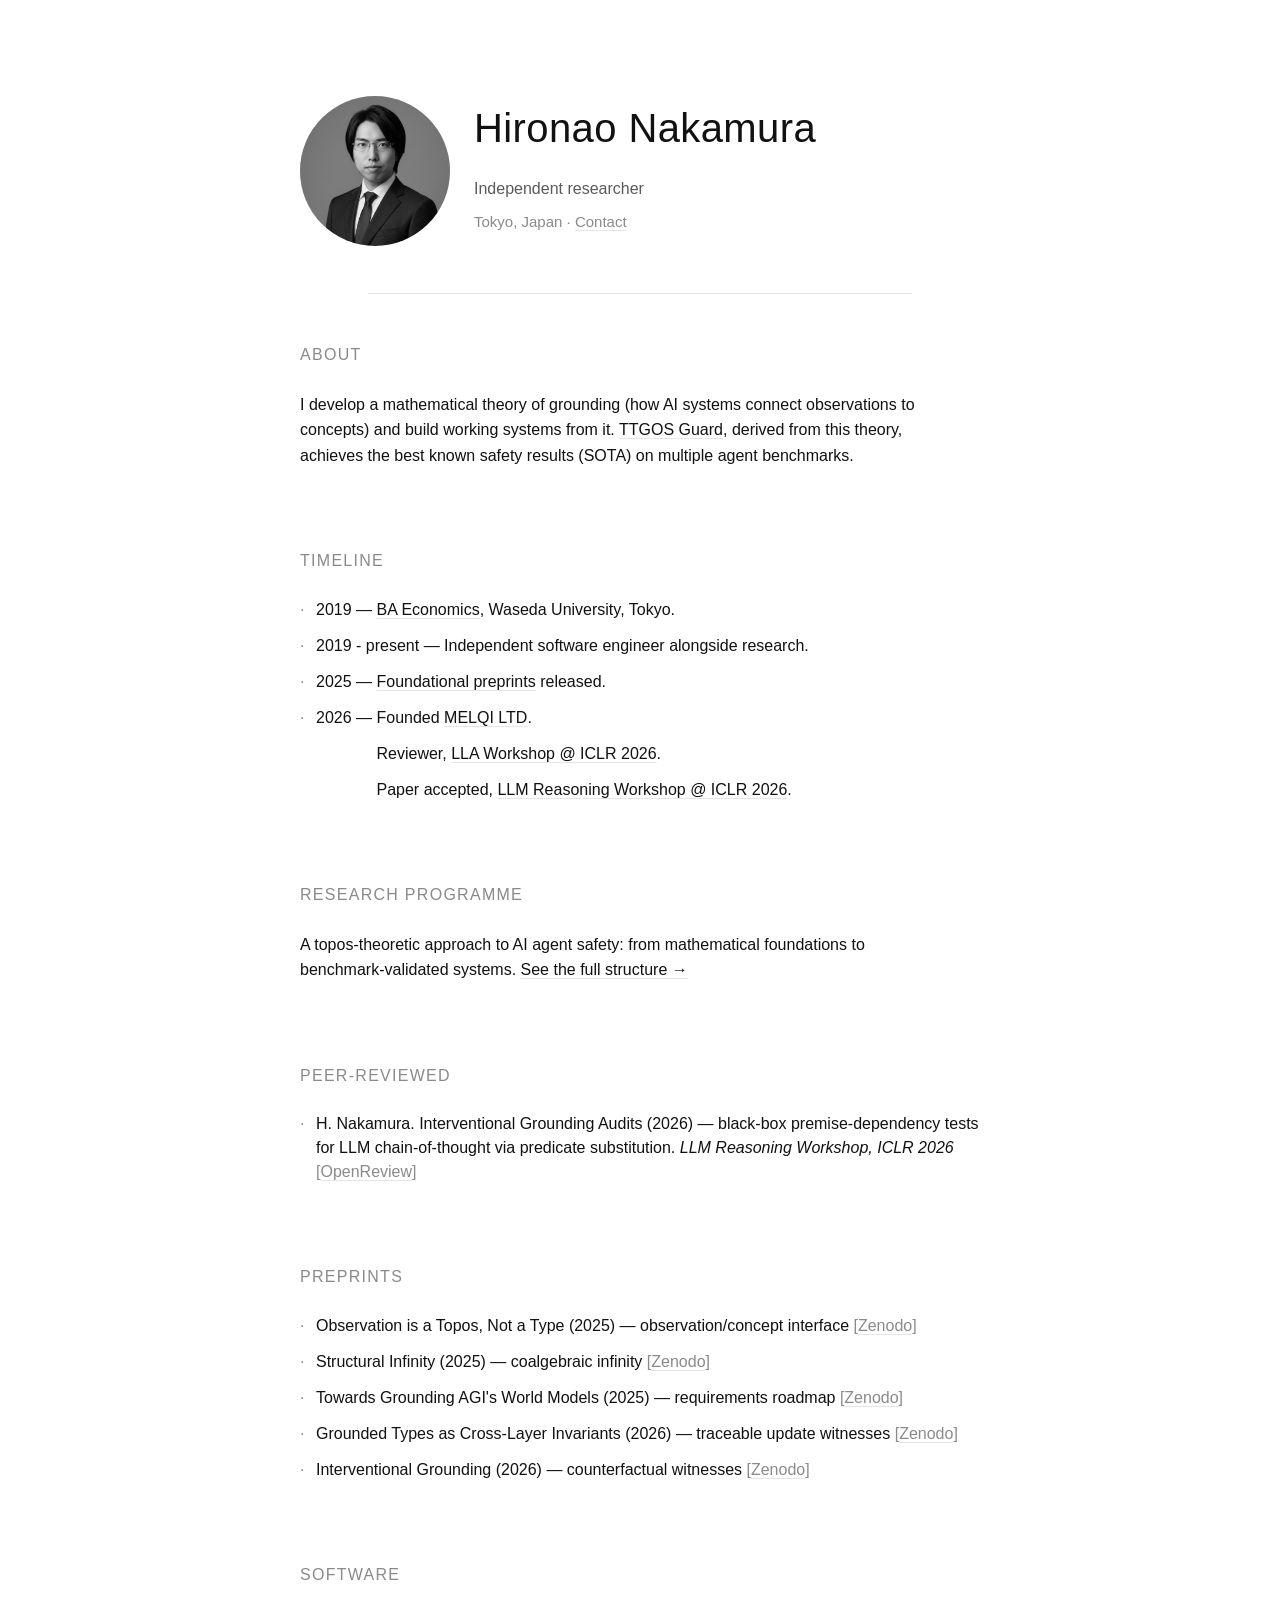
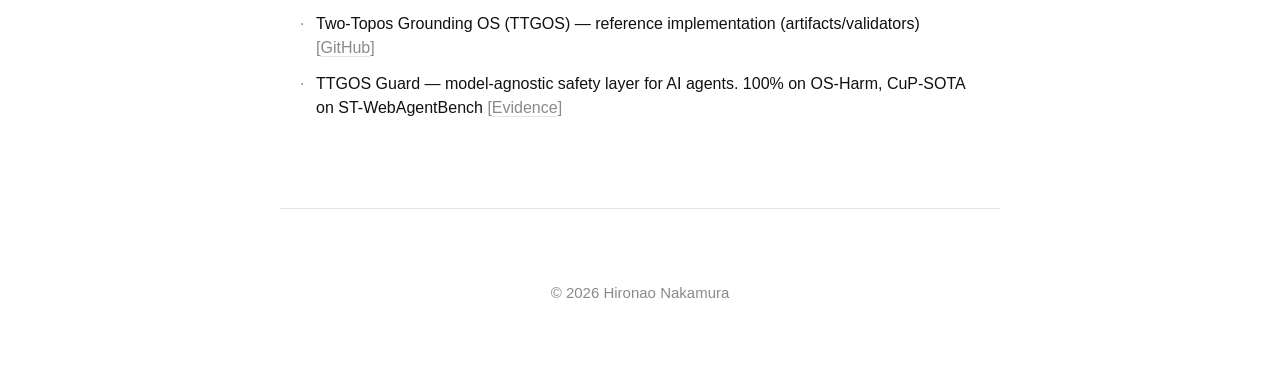
<file: index.html>
<!DOCTYPE html>
<html lang="en">
<head>
  <meta charset="UTF-8">
  <meta name="viewport" content="width=device-width, initial-scale=1.0">
  <meta name="format-detection" content="telephone=no, address=no">

  <meta name="robots" content="noindex, nofollow">
  <title>Hironao Nakamura</title>

  <!-- Styles -->
  <link rel="stylesheet" href="styles.css">
</head>

<body>
  <main>
    <!-- Hero -->
    <header class="hero">
      <div class="hero-content">
        <img src="photo.png" alt="Hironao Nakamura" class="hero-photo">
        <div class="hero-text">
          <h1>Hironao Nakamura</h1>
          <p class="tagline">
            <strong>Independent researcher</strong>
          </p>
          <p class="location">Tokyo, Japan · <a href="mailto:hironao12516@toki.waseda.jp">Contact</a></p>
        </div>
      </div>
    </header>

    <!-- About -->
    <section class="section" aria-labelledby="about">
      <h2 id="about">About</h2>
      <p class="description">I develop a mathematical theory of grounding (how AI systems connect observations to concepts) and build working systems from it. <a href="https://hironao-nakamura.github.io/ttgos-evidence/" target="_blank" rel="noopener">TTGOS Guard</a>, derived from this theory, achieves the best known safety results (SOTA) on multiple agent benchmarks.</p>
    </section>

    <!-- Timeline -->
    <section class="section" aria-labelledby="timeline">
      <h2 id="timeline">Timeline</h2>
      <ul class="timeline-list">
        <li><strong>2019</strong> — <a href="https://www.waseda.jp/fpse/pse/en/about/degrees/" target="_blank" rel="noopener">BA Economics</a>, Waseda University, Tokyo.</li>
        <li><strong>2019 - present</strong> — Independent software engineer alongside research.</li>
        <li><strong>2025</strong> — <a href="#preprints">Foundational preprints</a> released.</li>
        <li><strong>2026</strong> — Founded <a href="https://www.melqi.org/ltd" target="_blank" rel="noopener">MELQI LTD</a>.</li>
        <li class="tl-cont"><span class="tl-ghost" aria-hidden="true"><strong>2026</strong> — </span>Reviewer, <a href="https://lifelongagent.github.io/" target="_blank" rel="noopener">LLA Workshop @ ICLR 2026</a>.</li>
        <li class="tl-cont"><span class="tl-ghost" aria-hidden="true"><strong>2026</strong> — </span>Paper accepted, <a href="https://openreview.net/forum?id=NzIy5qBtr2" target="_blank" rel="noopener">LLM Reasoning Workshop @ ICLR 2026</a>.</li>
      </ul>
    </section>

    <!-- Research programme -->
    <section class="section" aria-labelledby="programme">
      <h2 id="programme">Research programme</h2>
      <p class="description">A topos-theoretic approach to AI agent safety: from mathematical foundations to benchmark-validated systems. <a href="research/">See the full structure →</a></p>
    </section>

    <!-- Peer-reviewed -->
    <section class="section" aria-labelledby="peer-reviewed">
      <h2 id="peer-reviewed">Peer-reviewed</h2>
      <ul class="publications">
        <li>H. Nakamura. <strong>Interventional Grounding Audits</strong> (2026) — black-box premise-dependency tests for LLM chain-of-thought via predicate substitution. <em>LLM Reasoning Workshop, ICLR 2026</em> <span class="pub-link">[<a href="https://openreview.net/forum?id=NzIy5qBtr2" target="_blank" rel="noopener">OpenReview</a>]</span></li>
      </ul>
    </section>

    <!-- Preprints -->
    <section class="section" aria-labelledby="preprints">
      <h2 id="preprints">Preprints</h2>
      <ul class="publications">
        <li><strong>Observation is a Topos, Not a Type</strong> (2025) — observation/concept interface <span class="pub-link">[<a href="https://zenodo.org/records/17894227" target="_blank" rel="noopener">Zenodo</a>]</span></li>
        <li><strong>Structural Infinity</strong> (2025) — coalgebraic infinity <span class="pub-link">[<a href="https://zenodo.org/records/17905536" target="_blank" rel="noopener">Zenodo</a>]</span></li>
        <li><strong>Towards Grounding AGI's World Models</strong> (2025) — requirements roadmap <span class="pub-link">[<a href="https://zenodo.org/records/17905626" target="_blank" rel="noopener">Zenodo</a>]</span></li>
        <li><strong>Grounded Types as Cross-Layer Invariants</strong> (2026) — traceable update witnesses <span class="pub-link">[<a href="https://zenodo.org/records/18253007" target="_blank" rel="noopener">Zenodo</a>]</span></li>
        <li><strong>Interventional Grounding</strong> (2026) — counterfactual witnesses <span class="pub-link">[<a href="https://zenodo.org/records/18358924" target="_blank" rel="noopener">Zenodo</a>]</span></li>
      </ul>
    </section>

    <!-- Software -->
    <section class="section" aria-labelledby="software">
      <h2 id="software">Software</h2>
      <ul class="software-list">
        <li><strong>Two-Topos Grounding OS (TTGOS)</strong> — reference implementation (artifacts/validators) <span class="pub-link">[<a href="https://github.com/hironao-nakamura/two-topos-grounding-os" target="_blank" rel="noopener">GitHub</a>]</span></li>
        <li><strong>TTGOS Guard</strong> — model-agnostic safety layer for AI agents. 100% on OS-Harm, CuP-SOTA on ST-WebAgentBench <span class="pub-link">[<a href="https://hironao-nakamura.github.io/ttgos-evidence/" target="_blank" rel="noopener">Evidence</a>]</span></li>
      </ul>
    </section>
  </main>

  <footer class="footer">
    <p>© 2026 Hironao Nakamura</p>
  </footer>
</body>
</html>
</file>
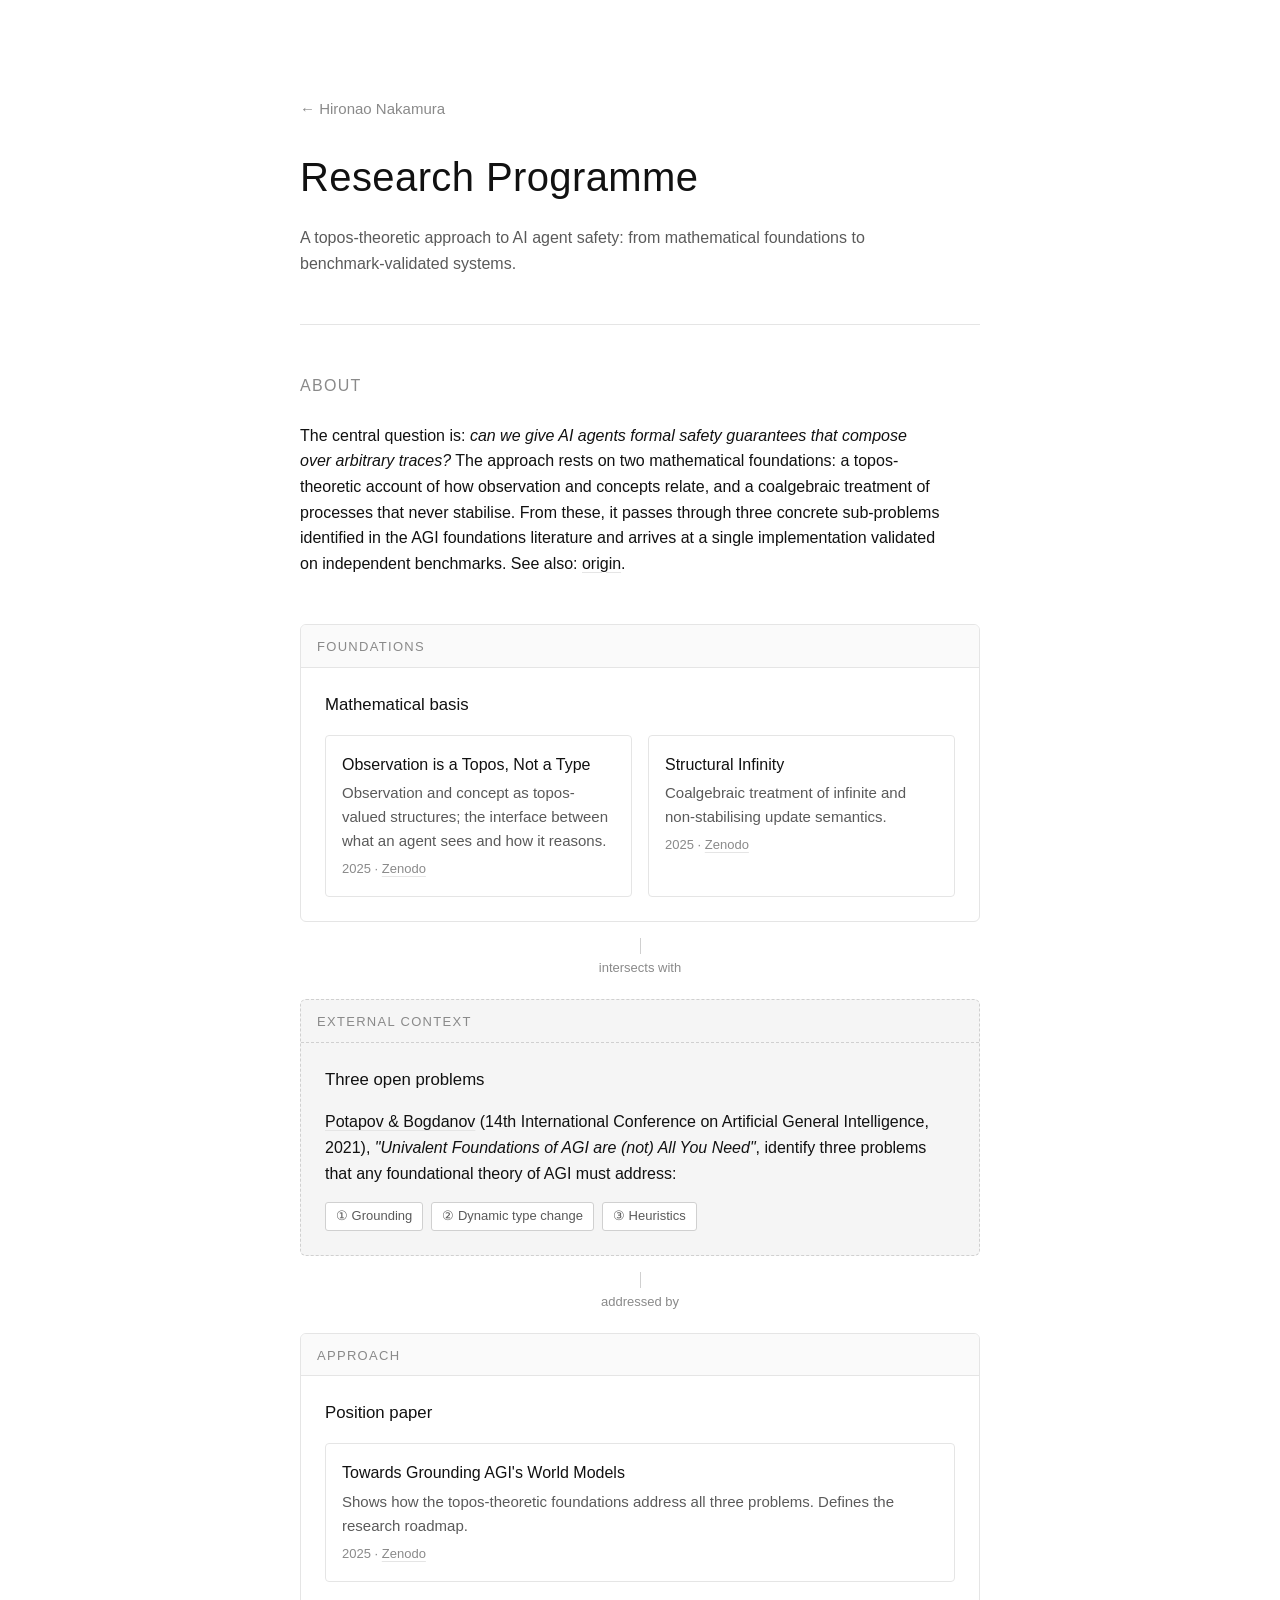
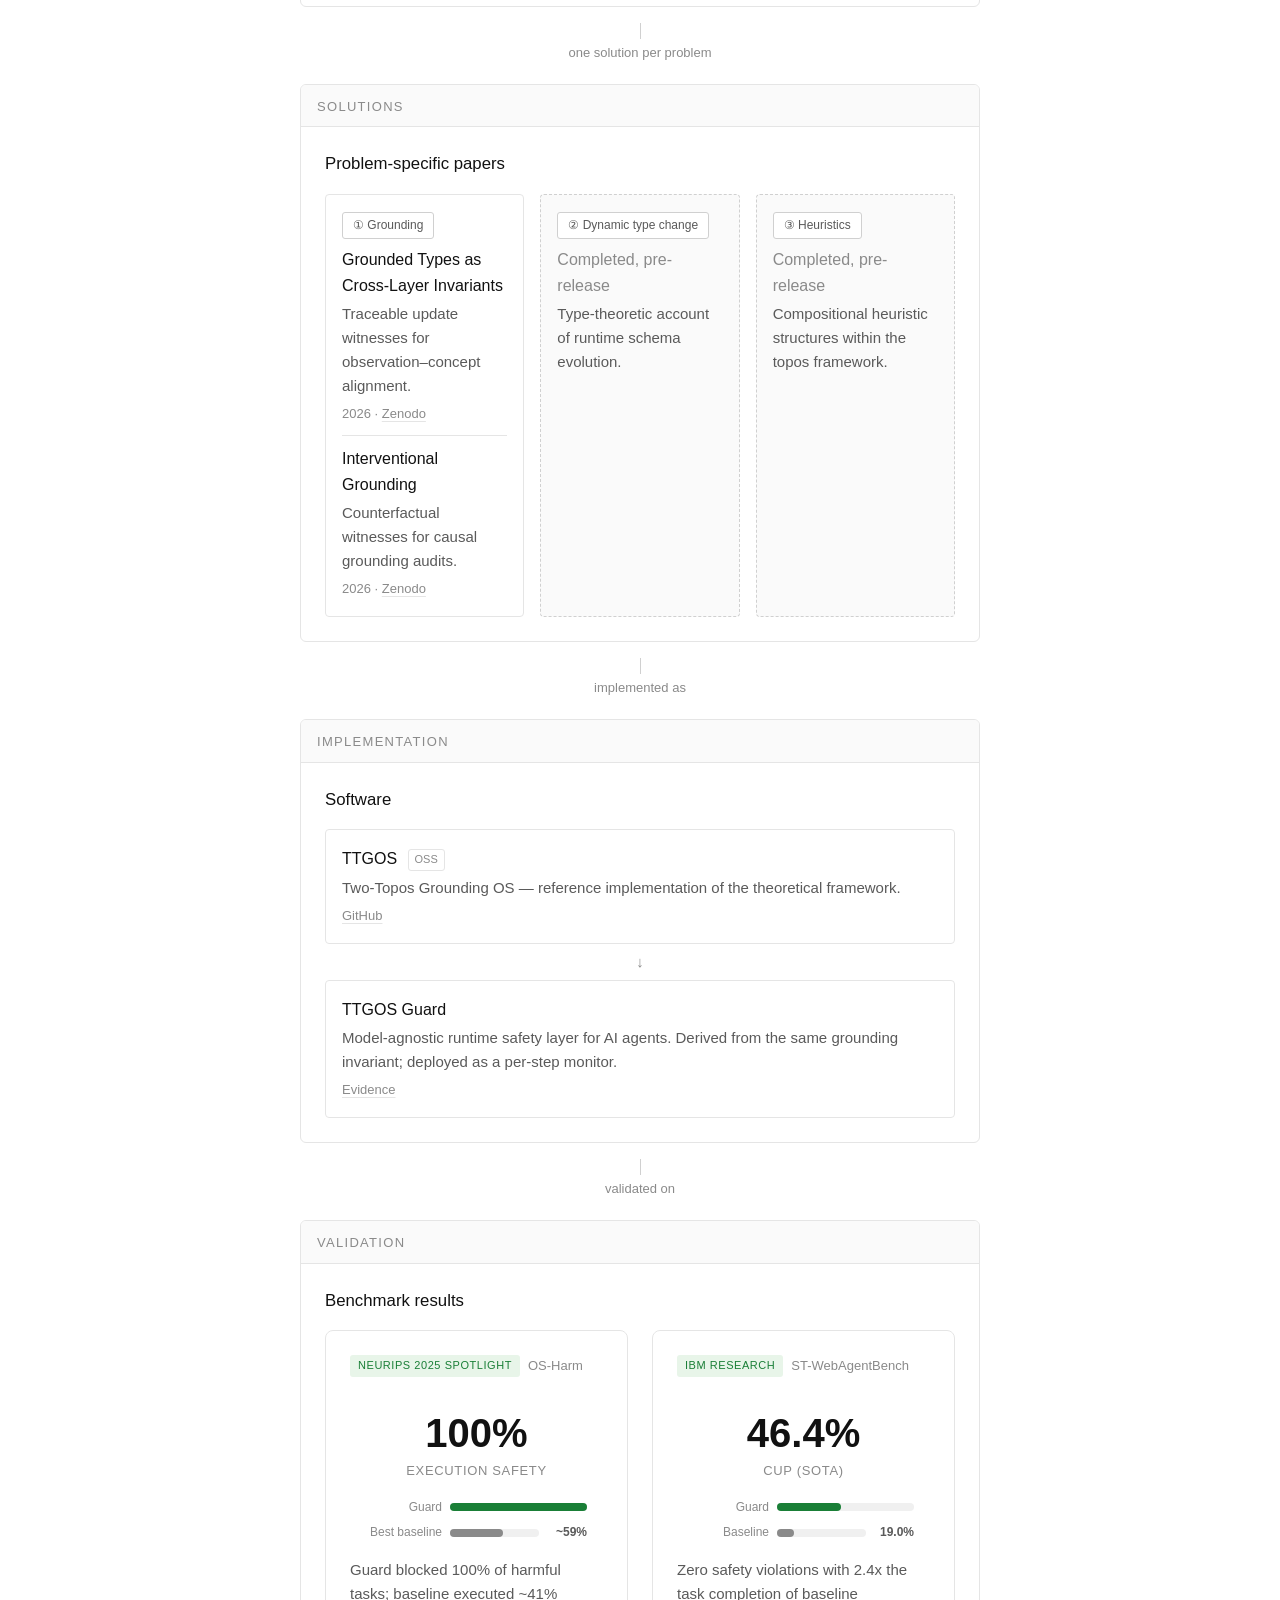
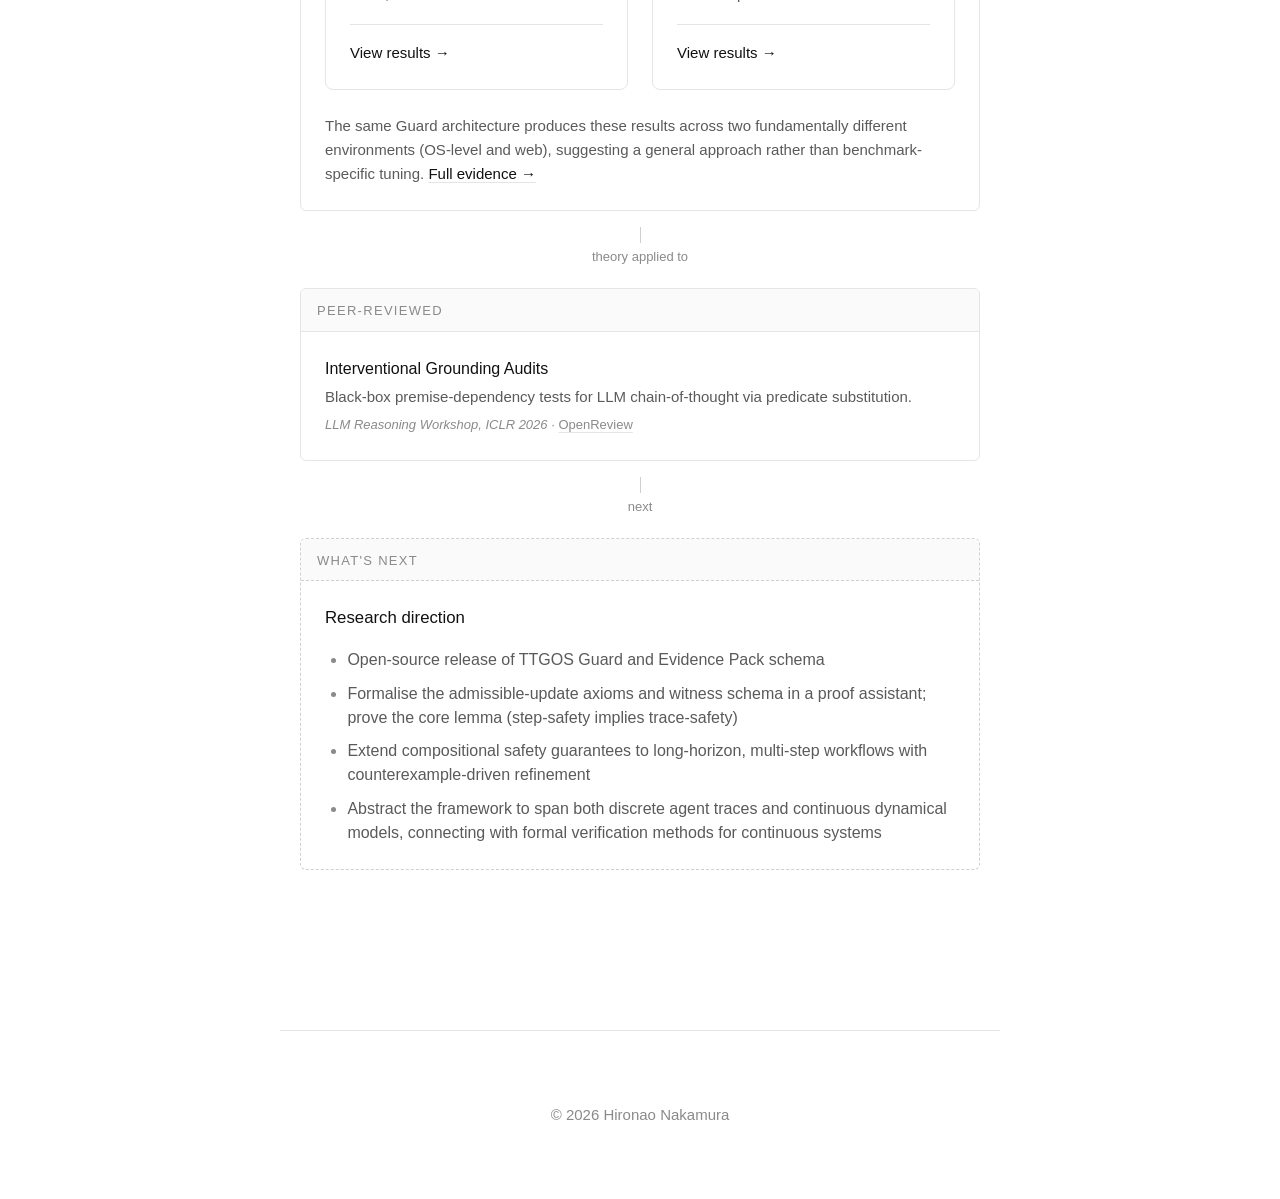
<file: research/index.html>
<!DOCTYPE html>
<html lang="en">
<head>
  <meta charset="UTF-8">
  <meta name="viewport" content="width=device-width, initial-scale=1.0">
  <meta name="format-detection" content="telephone=no, address=no">
  <meta name="robots" content="noindex, nofollow">
  <title>Research Programme — Hironao Nakamura</title>
  <meta name="description" content="A topos-theoretic approach to AI agent safety: from mathematical foundations to benchmark-validated systems.">

  <link rel="stylesheet" href="styles.css">
</head>

<body>
  <main>
    <header class="page-header">
      <a href="../" class="back-link">← Hironao Nakamura</a>
      <h1>Research Programme</h1>
      <p class="subtitle">A topos-theoretic approach to AI agent safety: from mathematical foundations to benchmark-validated systems.</p>
    </header>

    <!-- About -->
    <section class="section" aria-labelledby="about">
      <h2 id="about">About</h2>
      <p class="description">The central question is: <em>can we give AI agents formal safety guarantees that compose over arbitrary traces?</em> The approach rests on two mathematical foundations: a topos-theoretic account of how observation and concepts relate, and a coalgebraic treatment of processes that never stabilise. From these, it passes through three concrete sub-problems identified in the AGI foundations literature and arrives at a single implementation validated on independent benchmarks. See also: <a href="origin/">origin</a>.</p>
    </section>

    <!-- Flow diagram -->
    <div class="flow">

      <!-- Layer 1: Foundations -->
      <section class="flow-layer" aria-labelledby="foundations">
        <div class="flow-label"><span>Foundations</span></div>
        <div class="flow-body">
          <h3 id="foundations">Mathematical basis</h3>
          <div class="paper-grid">
            <div class="paper-card">
              <p class="paper-title">Observation is a Topos, Not a Type</p>
              <p class="paper-desc">Observation and concept as topos-valued structures; the interface between what an agent sees and how it reasons.</p>
              <p class="paper-meta">2025 · <a href="https://zenodo.org/records/17894227" target="_blank" rel="noopener">Zenodo</a></p>
            </div>
            <div class="paper-card">
              <p class="paper-title">Structural Infinity</p>
              <p class="paper-desc">Coalgebraic treatment of infinite and non-stabilising update semantics.</p>
              <p class="paper-meta">2025 · <a href="https://zenodo.org/records/17905536" target="_blank" rel="noopener">Zenodo</a></p>
            </div>
          </div>
        </div>
      </section>

      <div class="flow-connector" aria-hidden="true">
        <div class="connector-line"></div>
        <div class="connector-label">intersects with</div>
      </div>

      <!-- Layer 2: External intersection -->
      <section class="flow-layer flow-layer--external" aria-labelledby="intersection">
        <div class="flow-label"><span>External context</span></div>
        <div class="flow-body">
          <h3 id="intersection">Three open problems</h3>
          <p class="description"><a href="https://link.springer.com/chapter/10.1007/978-3-030-93758-4_19" target="_blank" rel="noopener">Potapov &amp; Bogdanov</a> (14th International Conference on Artificial General Intelligence, 2021), <em>"Univalent Foundations of AGI are (not) All You Need"</em>, identify three problems that any foundational theory of AGI must address:</p>
          <div class="problem-row">
            <div class="problem-tag">① Grounding</div>
            <div class="problem-tag">② Dynamic type change</div>
            <div class="problem-tag">③ Heuristics</div>
          </div>
        </div>
      </section>

      <div class="flow-connector" aria-hidden="true">
        <div class="connector-line"></div>
        <div class="connector-label">addressed by</div>
      </div>

      <!-- Layer 3: Approach -->
      <section class="flow-layer" aria-labelledby="approach">
        <div class="flow-label"><span>Approach</span></div>
        <div class="flow-body">
          <h3 id="approach">Position paper</h3>
          <div class="paper-card paper-card--wide">
            <p class="paper-title">Towards Grounding AGI's World Models</p>
            <p class="paper-desc">Shows how the topos-theoretic foundations address all three problems. Defines the research roadmap.</p>
            <p class="paper-meta">2025 · <a href="https://zenodo.org/records/17905626" target="_blank" rel="noopener">Zenodo</a></p>
          </div>
        </div>
      </section>

      <div class="flow-connector" aria-hidden="true">
        <div class="connector-line"></div>
        <div class="connector-label">one solution per problem</div>
      </div>

      <!-- Layer 4: Solutions -->
      <section class="flow-layer" aria-labelledby="solutions">
        <div class="flow-label"><span>Solutions</span></div>
        <div class="flow-body">
          <h3 id="solutions">Problem-specific papers</h3>
          <div class="paper-grid paper-grid--three">
            <div class="paper-card">
              <div class="problem-tag problem-tag--inline">① Grounding</div>
              <p class="paper-title">Grounded Types as Cross-Layer Invariants</p>
              <p class="paper-desc">Traceable update witnesses for observation–concept alignment.</p>
              <p class="paper-meta">2026 · <a href="https://zenodo.org/records/18253007" target="_blank" rel="noopener">Zenodo</a></p>
              <hr class="card-divider">
              <p class="paper-title">Interventional Grounding</p>
              <p class="paper-desc">Counterfactual witnesses for causal grounding audits.</p>
              <p class="paper-meta">2026 · <a href="https://zenodo.org/records/18358924" target="_blank" rel="noopener">Zenodo</a></p>
            </div>
            <div class="paper-card paper-card--pending">
              <div class="problem-tag problem-tag--inline">② Dynamic type change</div>
              <p class="paper-title">Completed, pre-release</p>
              <p class="paper-desc">Type-theoretic account of runtime schema evolution.</p>
            </div>
            <div class="paper-card paper-card--pending">
              <div class="problem-tag problem-tag--inline">③ Heuristics</div>
              <p class="paper-title">Completed, pre-release</p>
              <p class="paper-desc">Compositional heuristic structures within the topos framework.</p>
            </div>
          </div>
        </div>
      </section>

      <div class="flow-connector" aria-hidden="true">
        <div class="connector-line"></div>
        <div class="connector-label">implemented as</div>
      </div>

      <!-- Layer 5: Implementation -->
      <section class="flow-layer" aria-labelledby="implementation">
        <div class="flow-label"><span>Implementation</span></div>
        <div class="flow-body">
          <h3 id="implementation">Software</h3>
          <div class="impl-stack">
            <div class="impl-item">
              <p class="impl-name">TTGOS <span class="impl-badge">OSS</span></p>
              <p class="impl-desc">Two-Topos Grounding OS — reference implementation of the theoretical framework.</p>
              <p class="paper-meta"><a href="https://github.com/hironao-nakamura/two-topos-grounding-os" target="_blank" rel="noopener">GitHub</a></p>
            </div>
            <div class="impl-arrow" aria-hidden="true">↓</div>
            <div class="impl-item">
              <p class="impl-name">TTGOS Guard</p>
              <p class="impl-desc">Model-agnostic runtime safety layer for AI agents. Derived from the same grounding invariant; deployed as a per-step monitor.</p>
              <p class="paper-meta"><a href="https://hironao-nakamura.github.io/ttgos-evidence/" target="_blank" rel="noopener">Evidence</a></p>
            </div>
          </div>
        </div>
      </section>

      <div class="flow-connector" aria-hidden="true">
        <div class="connector-line"></div>
        <div class="connector-label">validated on</div>
      </div>

      <!-- Layer 6: Validation -->
      <section class="flow-layer" aria-labelledby="validation">
        <div class="flow-label"><span>Validation</span></div>
        <div class="flow-body">
          <h3 id="validation">Benchmark results</h3>
          <div class="hub-cards">
            <!-- Card 1: OS-Harm -->
            <a href="https://hironao-nakamura.github.io/ttgos-evidence/osharm.html" class="hub-card" target="_blank" rel="noopener">
              <div class="hub-card-header">
                <span class="hub-card-badge">NeurIPS 2025 Spotlight</span>
                <span class="hub-card-bench">OS-Harm</span>
              </div>
              <div class="hub-card-metric">
                <span class="hub-card-value">100%</span>
                <span class="hub-card-label">Execution Safety</span>
              </div>
              <div class="hub-card-bars">
                <div class="hub-bar-row">
                  <span class="hub-bar-label">Guard</span>
                  <div class="progress-bar"><div class="progress-fill guard" style="width: 100%"></div></div>
                </div>
                <div class="hub-bar-row">
                  <span class="hub-bar-label">Best baseline</span>
                  <div class="progress-bar"><div class="progress-fill baseline" style="width: 59%"></div></div>
                  <span class="hub-bar-value">~59%</span>
                </div>
              </div>
              <div class="hub-card-detail">
                <p>Guard blocked 100% of harmful tasks; baseline executed ~41%</p>
              </div>
              <span class="hub-card-cta">View results &rarr;</span>
            </a>

            <!-- Card 2: ST-WebAgentBench -->
            <a href="https://hironao-nakamura.github.io/ttgos-evidence/stweb.html" class="hub-card" target="_blank" rel="noopener">
              <div class="hub-card-header">
                <span class="hub-card-badge">IBM Research</span>
                <span class="hub-card-bench">ST-WebAgentBench</span>
              </div>
              <div class="hub-card-metric">
                <span class="hub-card-value">46.4%</span>
                <span class="hub-card-label">CuP (SOTA)</span>
              </div>
              <div class="hub-card-bars">
                <div class="hub-bar-row">
                  <span class="hub-bar-label">Guard</span>
                  <div class="progress-bar"><div class="progress-fill guard" style="width: 46.4%"></div></div>
                </div>
                <div class="hub-bar-row">
                  <span class="hub-bar-label">Baseline</span>
                  <div class="progress-bar"><div class="progress-fill baseline" style="width: 19%"></div></div>
                  <span class="hub-bar-value">19.0%</span>
                </div>
              </div>
              <div class="hub-card-detail">
                <p>Zero safety violations with 2.4x the task completion of baseline</p>
              </div>
              <span class="hub-card-cta">View results &rarr;</span>
            </a>
          </div>
          <p class="description flow-note">The same Guard architecture produces these results across two fundamentally different environments (OS-level and web), suggesting a general approach rather than benchmark-specific tuning. <a href="https://hironao-nakamura.github.io/ttgos-evidence/" target="_blank" rel="noopener">Full evidence &rarr;</a></p>
        </div>
      </section>

      <div class="flow-connector" aria-hidden="true">
        <div class="connector-line"></div>
        <div class="connector-label">theory applied to</div>
      </div>

      <!-- Layer 7: Peer-reviewed -->
      <section class="flow-layer" aria-labelledby="peer-reviewed">
        <div class="flow-label"><span>Peer-reviewed</span></div>
        <div class="flow-body">
          <p class="paper-title">Interventional Grounding Audits</p>
          <p class="paper-desc">Black-box premise-dependency tests for LLM chain-of-thought via predicate substitution.</p>
          <p class="paper-meta"><em>LLM Reasoning Workshop, ICLR 2026</em> · <a href="https://openreview.net/forum?id=NzIy5qBtr2" target="_blank" rel="noopener">OpenReview</a></p>
        </div>
      </section>

      <div class="flow-connector" aria-hidden="true">
        <div class="connector-line"></div>
        <div class="connector-label">next</div>
      </div>

      <!-- Layer 8: What's next -->
      <section class="flow-layer flow-layer--next" aria-labelledby="next">
        <div class="flow-label"><span>What's next</span></div>
        <div class="flow-body">
          <h3 id="next">Research direction</h3>
          <ul class="next-list">
            <li>Open-source release of TTGOS Guard and Evidence Pack schema</li>
            <li>Formalise the admissible-update axioms and witness schema in a proof assistant; prove the core lemma (step-safety implies trace-safety)</li>
            <li>Extend compositional safety guarantees to long-horizon, multi-step workflows with counterexample-driven refinement</li>
            <li>Abstract the framework to span both discrete agent traces and continuous dynamical models, connecting with formal verification methods for continuous systems</li>
          </ul>
        </div>
      </section>

    </div><!-- /.flow -->

  </main>

  <footer class="footer">
    <p>© 2026 Hironao Nakamura</p>
  </footer>
</body>
</html>
</file>
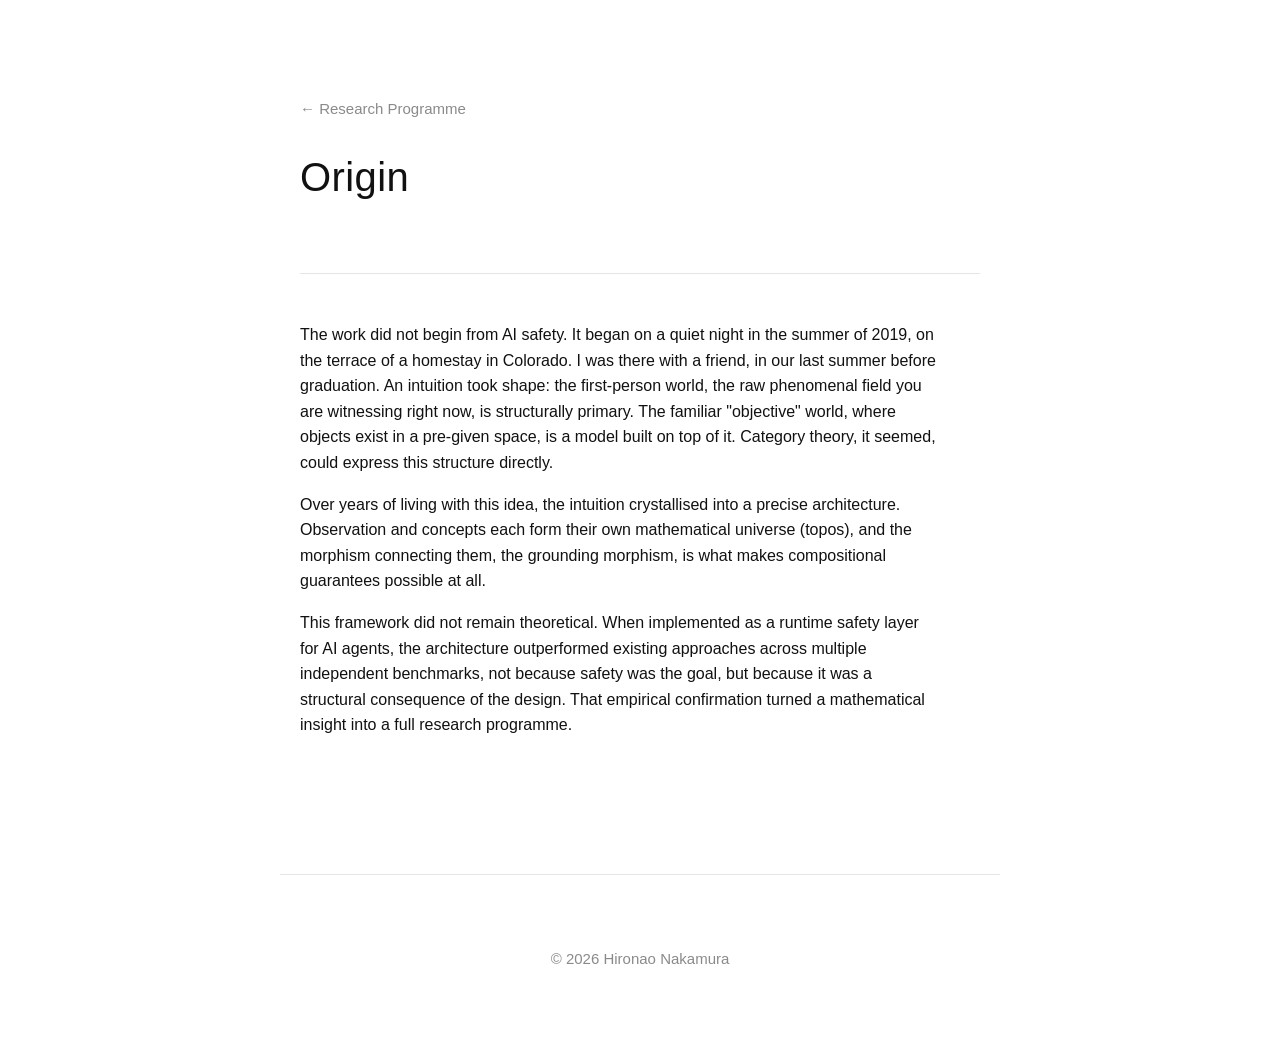
<file: research/origin/index.html>
<!DOCTYPE html>
<html lang="en">
<head>
  <meta charset="UTF-8">
  <meta name="viewport" content="width=device-width, initial-scale=1.0">
  <meta name="format-detection" content="telephone=no, address=no">
  <meta name="robots" content="noindex, nofollow">
  <title>Origin — Hironao Nakamura</title>
  <meta name="description" content="How a quiet night in Colorado became a research programme.">

  <link rel="stylesheet" href="../styles.css">
</head>

<body>
  <main>
    <header class="page-header">
      <a href="../" class="back-link">← Research Programme</a>
      <h1>Origin</h1>
    </header>

    <section class="section">
      <p class="description">The work did not begin from AI safety. It began on a quiet night in the summer of 2019, on the terrace of a homestay in Colorado. I was there with a friend, in our last summer before graduation. An intuition took shape: the first-person world, the raw phenomenal field you are witnessing right now, is structurally primary. The familiar "objective" world, where objects exist in a pre-given space, is a model built on top of it. Category theory, it seemed, could express this structure directly.</p>
      <p class="description">Over years of living with this idea, the intuition crystallised into a precise architecture. Observation and concepts each form their own mathematical universe (topos), and the morphism connecting them, the grounding morphism, is what makes compositional guarantees possible at all.</p>
      <p class="description">This framework did not remain theoretical. When implemented as a runtime safety layer for AI agents, the architecture outperformed existing approaches across multiple independent benchmarks, not because safety was the goal, but because it was a structural consequence of the design. That empirical confirmation turned a mathematical insight into a full research programme.</p>
    </section>

  </main>

  <footer class="footer">
    <p>© 2026 Hironao Nakamura</p>
  </footer>
</body>
</html>
</file>
<file: styles.css>
/* ==========================================================================
   Hironao Nakamura — Personal Page
   
   Inherits MELQI LTD design system:
   - "引き算の設計" — Less is more, silence speaks
   - Near-black (#111111), never pure black (#000)
   - Generous vertical breathing
   - Left-aligned gravity
   ========================================================================== */

/* --------------------------------------------------------------------------
   CSS Custom Properties
   -------------------------------------------------------------------------- */
:root {
  /* Colors — Neutral near-black palette */
  --color-bg: #FFFFFF;
  --color-text-primary: #111111;
  --color-text-secondary: #5A5A5A;
  --color-text-muted: #8A8A8A;
  --color-border: #E5E5E5;
  
  /* Typography */
  --font-stack: -apple-system, BlinkMacSystemFont, "Segoe UI", Roboto, Helvetica, Arial, sans-serif;
  --font-size-base: 16px;
  --font-size-small: 15px;
  --line-height: 1.6;
  
  /* Layout */
  --max-width: 720px;
  --spacing-xs: 8px;
  --spacing-sm: 16px;
  --spacing-md: 24px;
  --spacing-lg: 48px;
  --spacing-xl: 72px;
}

/* --------------------------------------------------------------------------
   Base Reset & Typography
   -------------------------------------------------------------------------- */
*,
*::before,
*::after {
  box-sizing: border-box;
  margin: 0;
  padding: 0;
}

html {
  font-size: var(--font-size-base);
  -webkit-font-smoothing: antialiased;
  -moz-osx-font-smoothing: grayscale;
}

body {
  font-family: var(--font-stack);
  font-size: var(--font-size-base);
  line-height: var(--line-height);
  color: var(--color-text-primary);
  background-color: var(--color-bg);
}

/* --------------------------------------------------------------------------
   Main Container
   -------------------------------------------------------------------------- */
main {
  width: 100%;
  max-width: var(--max-width);
  margin: 0 auto;
  padding: var(--spacing-lg) 20px 0 20px;
}

/* --------------------------------------------------------------------------
   Hero Section
   -------------------------------------------------------------------------- */
.hero {
  margin-bottom: var(--spacing-lg);
  padding-bottom: var(--spacing-lg);
  position: relative;
}

.hero::after {
  content: "";
  position: absolute;
  bottom: 0;
  left: 10%;
  width: 80%;
  height: 1px;
  background-color: var(--color-border);
}

.hero-content {
  display: flex;
  align-items: flex-start;
  gap: var(--spacing-md);
}

.hero-photo {
  width: 150px;
  height: 150px;
  border-radius: 50%;
  object-fit: cover;
  flex-shrink: 0;
  background-color: var(--color-border);
}

.hero-text {
  flex: 1;
}

.hero h1 {
  font-size: 2rem;
  font-weight: 500;
  letter-spacing: 0.01em;
  margin-bottom: var(--spacing-sm);
  color: var(--color-text-primary);
}

.hero .tagline {
  font-size: var(--font-size-base);
  color: var(--color-text-secondary);
  margin-bottom: var(--spacing-xs);
  max-width: 540px;
}

.hero .tagline strong {
  font-weight: 500;
}

.hero .location {
  font-size: var(--font-size-small);
  color: var(--color-text-muted);
  margin-bottom: var(--spacing-xs);
}

.hero .links-inline {
  font-size: var(--font-size-small);
  color: var(--color-text-muted);
}

.hero a {
  color: var(--color-text-muted);
  text-decoration: underline;
  text-decoration-color: var(--color-border);
  text-underline-offset: 3px;
  text-decoration-thickness: 1px;
  transition: color 0.15s ease, text-decoration-color 0.15s ease;
}

.hero a:hover {
  color: var(--color-text-primary);
  text-decoration-color: var(--color-text-muted);
}

/* --------------------------------------------------------------------------
   Sections
   -------------------------------------------------------------------------- */
.section {
  margin-bottom: var(--spacing-lg);
}

.section:last-of-type {
  margin-bottom: 0;
}

.section h2 {
  font-size: 1rem;
  font-weight: 500;
  color: var(--color-text-muted);
  text-transform: uppercase;
  letter-spacing: 0.08em;
  margin-bottom: var(--spacing-md);
}

/* --------------------------------------------------------------------------
   Description paragraphs
   -------------------------------------------------------------------------- */
.description {
  color: var(--color-text-primary);
  max-width: 640px;
  margin-bottom: var(--spacing-sm);
}

.description:last-child {
  margin-bottom: 0;
}

.description strong {
  font-weight: 500;
}

.section a {
  color: var(--color-text-primary);
  text-decoration: underline;
  text-decoration-color: var(--color-border);
  text-underline-offset: 3px;
  text-decoration-thickness: 1px;
  transition: text-decoration-color 0.15s ease;
}

.section a:hover {
  text-decoration-color: var(--color-text-muted);
}

/* --------------------------------------------------------------------------
   Generic list styles
   -------------------------------------------------------------------------- */
.timeline-list,
.research-list,
.software-list,
.skills-list,
.awards-list {
  list-style: none;
}

.timeline-list li,
.research-list li,
.software-list li,
.skills-list li,
.awards-list li {
  position: relative;
  padding-left: 1em;
  margin-bottom: 0.75em;
  line-height: 1.5;
  color: var(--color-text-primary);
}

.timeline-list li::before,
.research-list li::before,
.software-list li::before,
.skills-list li::before,
.awards-list li::before {
  content: "·";
  position: absolute;
  left: 0;
  color: var(--color-text-muted);
}

.timeline-list li:last-child,
.research-list li:last-child,
.software-list li:last-child,
.skills-list li:last-child,
.awards-list li:last-child {
  margin-bottom: 0;
}


.timeline-list strong,
.research-list strong,
.software-list strong,
.skills-list strong,
.publications strong {
  font-weight: 500;
}

.tl-cont::before {
  visibility: hidden;
}

.tl-ghost {
  visibility: hidden;
}


/* --------------------------------------------------------------------------
   Publications
   -------------------------------------------------------------------------- */
.publications {
  list-style: none;
}

.publications li {
  position: relative;
  padding-left: 1em;
  margin-bottom: 0.75em;
  line-height: 1.5;
}

.publications li::before {
  content: "·";
  position: absolute;
  left: 0;
  color: var(--color-text-muted);
}

.publications li:last-child {
  margin-bottom: 0;
}

.pub-link {
  color: #8A8A8A;
}

.pub-link a {
  color: #8A8A8A !important;
  text-decoration: underline;
  text-decoration-color: #E5E5E5;
  text-underline-offset: 3px;
  text-decoration-thickness: 1px;
  transition: color 0.15s ease, text-decoration-color 0.15s ease;
}

.pub-link a:hover {
  color: #111111 !important;
  text-decoration-color: #8A8A8A;
}

/* --------------------------------------------------------------------------
   Links
   -------------------------------------------------------------------------- */
.links-list {
  list-style: none;
}

.links-list li {
  margin-bottom: 0.5em;
}

.links-list li:last-child {
  margin-bottom: 0;
}

.links-list a {
  color: var(--color-text-primary);
  text-decoration: underline;
  text-decoration-color: var(--color-border);
  text-underline-offset: 3px;
  text-decoration-thickness: 1px;
  transition: text-decoration-color 0.15s ease;
}

.links-list a:hover {
  text-decoration-color: var(--color-text-muted);
}

/* --------------------------------------------------------------------------
   Footer
   -------------------------------------------------------------------------- */
.footer {
  width: 100%;
  max-width: var(--max-width);
  margin: var(--spacing-sm) auto 0 auto;
  padding: 6px 20px;
  border-top: 1px solid var(--color-border);
}

.footer p {
  font-size: var(--font-size-small);
  color: var(--color-text-muted);
  text-align: center;
}

/* --------------------------------------------------------------------------
   Focus states — Accessibility
   -------------------------------------------------------------------------- */
a:focus-visible {
  outline: 2px solid var(--color-text-primary);
  outline-offset: 2px;
}

/* --------------------------------------------------------------------------
   Responsive
   -------------------------------------------------------------------------- */

/* Mobile (default) */
@media (max-width: 599px) {
  :root {
    --spacing-lg: 32px;
    --spacing-xl: 48px;
  }
  
  .hero-photo {
    width: 120px;
    height: 120px;
  }
  
  .hero h1 {
    font-size: 1.75rem;
  }
  
  .footer {
    margin-top: var(--spacing-xl);
    padding-top: var(--spacing-lg);
    padding-bottom: var(--spacing-lg);
  }
}

/* Tablet and up */
@media (min-width: 600px) {
  main {
    padding: var(--spacing-xl) 32px;
  }
  
  .hero h1 {
    font-size: 2.25rem;
  }
  
  .footer {
    padding: var(--spacing-xl) 32px;
  }
}

/* Desktop */
@media (min-width: 1024px) {
  main {
    padding: var(--spacing-xl) 20px;
    padding-top: 96px;
  }
  
  .hero h1 {
    font-size: 2.5rem;
  }
  
  .section {
    margin-bottom: 80px;
  }
}
</file>
<file: research/styles.css>
/* ==========================================================================
   Research Program Page
   
   Extends MELQI design system:
   - Near-black (#111111), generous vertical breathing
   - Left-aligned gravity, max-width 720px
   - Flow diagram as layered sections with subtle connectors
   ========================================================================== */

:root {
  --color-bg: #FFFFFF;
  --color-text-primary: #111111;
  --color-text-secondary: #5A5A5A;
  --color-text-muted: #8A8A8A;
  --color-border: #E5E5E5;
  --color-border-strong: #D0D0D0;
  --color-surface: #FAFAFA;
  --color-surface-ext: #F5F5F5;

  --font-stack: -apple-system, BlinkMacSystemFont, "Segoe UI", Roboto, Helvetica, Arial, sans-serif;
  --font-size-base: 16px;
  --font-size-small: 15px;
  --font-size-xs: 13px;
  --line-height: 1.6;

  --max-width: 720px;
  --spacing-xs: 8px;
  --spacing-sm: 16px;
  --spacing-md: 24px;
  --spacing-lg: 48px;
  --spacing-xl: 72px;
}

*,
*::before,
*::after {
  box-sizing: border-box;
  margin: 0;
  padding: 0;
}

html {
  font-size: var(--font-size-base);
  -webkit-font-smoothing: antialiased;
  -moz-osx-font-smoothing: grayscale;
}

body {
  font-family: var(--font-stack);
  font-size: var(--font-size-base);
  line-height: var(--line-height);
  color: var(--color-text-primary);
  background-color: var(--color-bg);
}

/* --------------------------------------------------------------------------
   Main Container
   -------------------------------------------------------------------------- */
main {
  width: 100%;
  max-width: var(--max-width);
  margin: 0 auto;
  padding: var(--spacing-lg) 20px 0 20px;
}

/* --------------------------------------------------------------------------
   Page Header
   -------------------------------------------------------------------------- */
.page-header {
  margin-bottom: var(--spacing-lg);
  padding-bottom: var(--spacing-lg);
  border-bottom: 1px solid var(--color-border);
}

.back-link {
  display: inline-block;
  font-size: var(--font-size-small);
  color: var(--color-text-muted);
  text-decoration: none;
  margin-bottom: var(--spacing-md);
  transition: color 0.15s ease;
}

.back-link:hover {
  color: var(--color-text-primary);
}

.page-header h1 {
  font-size: 2rem;
  font-weight: 500;
  letter-spacing: 0.01em;
  margin-bottom: var(--spacing-sm);
  color: var(--color-text-primary);
}

.subtitle {
  color: var(--color-text-secondary);
  max-width: 640px;
}

.subtitle em {
  font-style: italic;
}

/* --------------------------------------------------------------------------
   Sections
   -------------------------------------------------------------------------- */
.section {
  margin-bottom: var(--spacing-lg);
}

.section h2 {
  font-size: 1rem;
  font-weight: 500;
  color: var(--color-text-muted);
  text-transform: uppercase;
  letter-spacing: 0.08em;
  margin-bottom: var(--spacing-md);
}

.description {
  color: var(--color-text-primary);
  max-width: 640px;
  margin-bottom: var(--spacing-sm);
}

.description:last-child {
  margin-bottom: 0;
}

.description em {
  font-style: italic;
}

/* --------------------------------------------------------------------------
   Flow Diagram
   -------------------------------------------------------------------------- */
.flow {
  margin-bottom: var(--spacing-xl);
}

.flow-layer {
  border: 1px solid var(--color-border);
  border-radius: 6px;
  overflow: hidden;
}

.flow-layer--external {
  border-color: var(--color-border-strong);
  border-style: dashed;
  background-color: var(--color-surface-ext);
}

.flow-label {
  padding: var(--spacing-xs) var(--spacing-sm);
  background-color: var(--color-surface);
  border-bottom: 1px solid var(--color-border);
}

.flow-layer--external .flow-label {
  background-color: transparent;
  border-bottom-color: var(--color-border-strong);
  border-bottom-style: dashed;
}

.flow-label span {
  font-size: var(--font-size-xs);
  font-weight: 500;
  text-transform: uppercase;
  letter-spacing: 0.1em;
  color: var(--color-text-muted);
}

.flow-body {
  padding: var(--spacing-md);
}

.flow-body h3 {
  font-size: 1.05rem;
  font-weight: 500;
  color: var(--color-text-primary);
  margin-bottom: var(--spacing-sm);
}

/* --------------------------------------------------------------------------
   Flow Connectors
   -------------------------------------------------------------------------- */
.flow-connector {
  display: flex;
  flex-direction: column;
  align-items: center;
  padding: var(--spacing-sm) 0;
}

.connector-line {
  width: 1px;
  height: 16px;
  background-color: var(--color-border-strong);
}

.connector-label {
  font-size: var(--font-size-xs);
  color: var(--color-text-muted);
  padding: 4px 0;
}

/* --------------------------------------------------------------------------
   Paper Cards
   -------------------------------------------------------------------------- */
.paper-grid {
  display: grid;
  grid-template-columns: 1fr 1fr;
  gap: var(--spacing-sm);
}

.paper-grid--three {
  grid-template-columns: 1fr 1fr 1fr;
}

.paper-card {
  border: 1px solid var(--color-border);
  border-radius: 4px;
  padding: var(--spacing-sm);
  background-color: var(--color-bg);
}

.paper-card--wide {
  grid-column: 1 / -1;
}

.paper-card--pending {
  border-style: dashed;
  border-color: var(--color-border-strong);
  background-color: var(--color-surface);
}

.paper-title {
  font-weight: 500;
  font-size: var(--font-size-base);
  margin-bottom: 4px;
  color: var(--color-text-primary);
}

.paper-card--pending .paper-title {
  color: var(--color-text-muted);
}

.paper-desc {
  font-size: var(--font-size-small);
  color: var(--color-text-secondary);
  margin-bottom: 6px;
}

.paper-meta {
  font-size: var(--font-size-xs);
  color: var(--color-text-muted);
}

.paper-meta a {
  color: var(--color-text-muted);
  text-decoration: underline;
  text-decoration-color: var(--color-border);
  text-underline-offset: 3px;
  text-decoration-thickness: 1px;
  transition: color 0.15s ease, text-decoration-color 0.15s ease;
}

.paper-meta a:hover {
  color: var(--color-text-primary);
  text-decoration-color: var(--color-text-muted);
}

.card-divider {
  border: none;
  border-top: 1px solid var(--color-border);
  margin: 10px 0;
}

/* --------------------------------------------------------------------------
   Problem Tags
   -------------------------------------------------------------------------- */
.problem-row {
  display: flex;
  gap: var(--spacing-xs);
  flex-wrap: wrap;
  margin-top: var(--spacing-sm);
}

.problem-tag {
  display: inline-block;
  font-size: var(--font-size-xs);
  font-weight: 500;
  color: var(--color-text-secondary);
  background-color: var(--color-bg);
  border: 1px solid var(--color-border-strong);
  border-radius: 3px;
  padding: 3px 10px;
}

.problem-tag--inline {
  margin-bottom: 8px;
  font-size: 12px;
}

/* --------------------------------------------------------------------------
   Implementation Stack
   -------------------------------------------------------------------------- */
.impl-stack {
  display: flex;
  flex-direction: column;
  align-items: stretch;
}

.impl-item {
  border: 1px solid var(--color-border);
  border-radius: 4px;
  padding: var(--spacing-sm);
  background-color: var(--color-bg);
}

.impl-arrow {
  text-align: center;
  color: var(--color-text-muted);
  padding: 6px 0;
  font-size: var(--font-size-small);
}

.impl-name {
  font-weight: 500;
  font-size: var(--font-size-base);
  margin-bottom: 4px;
  color: var(--color-text-primary);
}

.impl-badge {
  display: inline-block;
  font-size: 11px;
  font-weight: 500;
  color: var(--color-text-muted);
  border: 1px solid var(--color-border);
  border-radius: 3px;
  padding: 1px 6px;
  margin-left: 6px;
  vertical-align: middle;
}

.impl-desc {
  font-size: var(--font-size-small);
  color: var(--color-text-secondary);
  margin-bottom: 6px;
}

/* --------------------------------------------------------------------------
   Hub Cards (mirrored from ttgos-evidence)
   -------------------------------------------------------------------------- */
.hub-cards {
  display: grid;
  grid-template-columns: repeat(2, 1fr);
  gap: var(--spacing-md);
  margin-bottom: var(--spacing-md);
}

.hub-card {
  display: flex;
  flex-direction: column;
  border: 1px solid var(--color-border);
  border-radius: 8px;
  padding: var(--spacing-md);
  text-decoration: none;
  color: inherit;
  transition: border-color 0.15s ease, box-shadow 0.15s ease;
}

.hub-card:hover {
  border-color: var(--color-text-muted);
  box-shadow: 0 2px 8px rgba(0, 0, 0, 0.06);
}

.hub-card-header {
  display: flex;
  align-items: center;
  gap: var(--spacing-xs);
  margin-bottom: var(--spacing-sm);
}

.hub-card-badge {
  font-size: 11px;
  font-weight: 500;
  text-transform: uppercase;
  letter-spacing: 0.05em;
  color: #1a7f37;
  background-color: #E8F5E9;
  padding: 2px 8px;
  border-radius: 3px;
}

.hub-card-bench {
  font-size: 13px;
  color: var(--color-text-muted);
}

.hub-card-metric {
  text-align: center;
  padding: var(--spacing-sm) 0;
}

.hub-card-value {
  display: block;
  font-size: 2.5rem;
  font-weight: 600;
  color: var(--color-text-primary);
  line-height: 1.2;
}

.hub-card-label {
  display: block;
  font-size: 13px;
  color: var(--color-text-muted);
  text-transform: uppercase;
  letter-spacing: 0.05em;
  margin-top: 4px;
}

.hub-card-bars {
  padding: 0 var(--spacing-sm);
  margin-bottom: var(--spacing-sm);
}

.hub-bar-row {
  display: flex;
  align-items: center;
  gap: 8px;
  margin-bottom: 6px;
}

.hub-bar-row:last-child {
  margin-bottom: 0;
}

.hub-bar-label {
  font-size: 12px;
  color: var(--color-text-muted);
  text-align: right;
  flex: 0 0 76px;
  white-space: nowrap;
}

.hub-bar-row .progress-bar {
  margin: 0;
  flex: 1 1 auto;
}

.hub-bar-value {
  font-size: 12px;
  font-weight: 600;
  color: var(--color-text-secondary);
  flex: 0 0 40px;
  text-align: right;
}

.hub-card-detail {
  font-size: var(--font-size-small);
  color: var(--color-text-secondary);
  margin-bottom: var(--spacing-sm);
}

.hub-card-detail p {
  margin-bottom: 2px;
}

.hub-card-cta {
  font-size: var(--font-size-small);
  font-weight: 500;
  color: var(--color-text-primary);
  margin-top: auto;
  padding-top: var(--spacing-sm);
  border-top: 1px solid var(--color-border);
}

.hub-card:hover .hub-card-cta {
  text-decoration: underline;
}

/* --------------------------------------------------------------------------
   Progress Bars
   -------------------------------------------------------------------------- */
.progress-bar {
  position: relative;
  width: 100%;
  height: 8px;
  background-color: #F0F0F0;
  border-radius: 4px;
  margin: 12px 0 8px 0;
  overflow: visible;
}

.progress-fill {
  height: 100%;
  border-radius: 4px;
  transition: width 0.3s ease;
}

.progress-fill.guard {
  background-color: #1a7f37;
}

.progress-fill.baseline {
  background-color: var(--color-text-muted);
}

/* --------------------------------------------------------------------------
   Flow Note
   -------------------------------------------------------------------------- */
.flow-note {
  margin-top: var(--spacing-sm);
  font-size: var(--font-size-small);
  color: var(--color-text-secondary);
  max-width: 100%;
}

/* --------------------------------------------------------------------------
   In Progress / Next layer
   -------------------------------------------------------------------------- */
.flow-layer--next {
  border-style: dashed;
  border-color: var(--color-border-strong);
}

.flow-layer--next .flow-label {
  border-bottom-style: dashed;
  border-bottom-color: var(--color-border-strong);
}

.next-list {
  list-style: disc;
  padding-left: 1.4em;
}

.next-list li {
  margin-bottom: 0.6em;
  line-height: 1.5;
  color: var(--color-text-secondary);
}

.next-list li::marker {
  color: var(--color-text-muted);
}

.next-list li:last-child {
  margin-bottom: 0;
}

.next-etc {
  text-align: right;
  color: var(--color-text-muted);
  font-size: 0.85em;
  margin-top: 0.4em;
}

/* --------------------------------------------------------------------------
   Publications (reused from parent)
   -------------------------------------------------------------------------- */
.publications {
  list-style: none;
}

.publications li {
  position: relative;
  padding-left: 1em;
  margin-bottom: 0.75em;
  line-height: 1.5;
}

.publications li::before {
  content: "·";
  position: absolute;
  left: 0;
  color: var(--color-text-muted);
}

.publications li:last-child {
  margin-bottom: 0;
}

.publications em {
  font-style: italic;
}

/* --------------------------------------------------------------------------
   Footer
   -------------------------------------------------------------------------- */
.footer {
  width: 100%;
  max-width: var(--max-width);
  margin: var(--spacing-sm) auto 0 auto;
  padding: 6px 20px;
  border-top: 1px solid var(--color-border);
}

.footer p {
  font-size: var(--font-size-small);
  color: var(--color-text-muted);
  text-align: center;
}

/* --------------------------------------------------------------------------
   Links
   -------------------------------------------------------------------------- */
a {
  color: var(--color-text-primary);
  text-decoration: underline;
  text-decoration-color: var(--color-border);
  text-underline-offset: 3px;
  text-decoration-thickness: 1px;
  transition: color 0.15s ease, text-decoration-color 0.15s ease;
}

a:hover {
  text-decoration-color: var(--color-text-muted);
}

a:focus-visible {
  outline: 2px solid var(--color-text-primary);
  outline-offset: 2px;
}

/* --------------------------------------------------------------------------
   Responsive
   -------------------------------------------------------------------------- */
@media (max-width: 599px) {
  :root {
    --spacing-lg: 32px;
    --spacing-xl: 48px;
  }

  .page-header h1 {
    font-size: 1.75rem;
  }

  .paper-grid {
    grid-template-columns: 1fr;
  }

  .paper-grid--three {
    grid-template-columns: 1fr;
  }

  .hub-cards {
    grid-template-columns: 1fr;
  }

  .hub-card-value {
    font-size: 2rem;
  }

  .problem-row {
    flex-direction: column;
  }

  .result-number {
    font-size: 1.75rem;
  }

  .footer {
    margin-top: var(--spacing-xl);
    padding-top: var(--spacing-lg);
    padding-bottom: var(--spacing-lg);
  }
}

@media (min-width: 600px) {
  main {
    padding: var(--spacing-xl) 32px;
  }

  .page-header h1 {
    font-size: 2.25rem;
  }

  .footer {
    padding: var(--spacing-xl) 32px;
  }
}

@media (min-width: 1024px) {
  main {
    padding: var(--spacing-xl) 20px;
    padding-top: 96px;
  }

  .page-header h1 {
    font-size: 2.5rem;
  }
}
</file>
